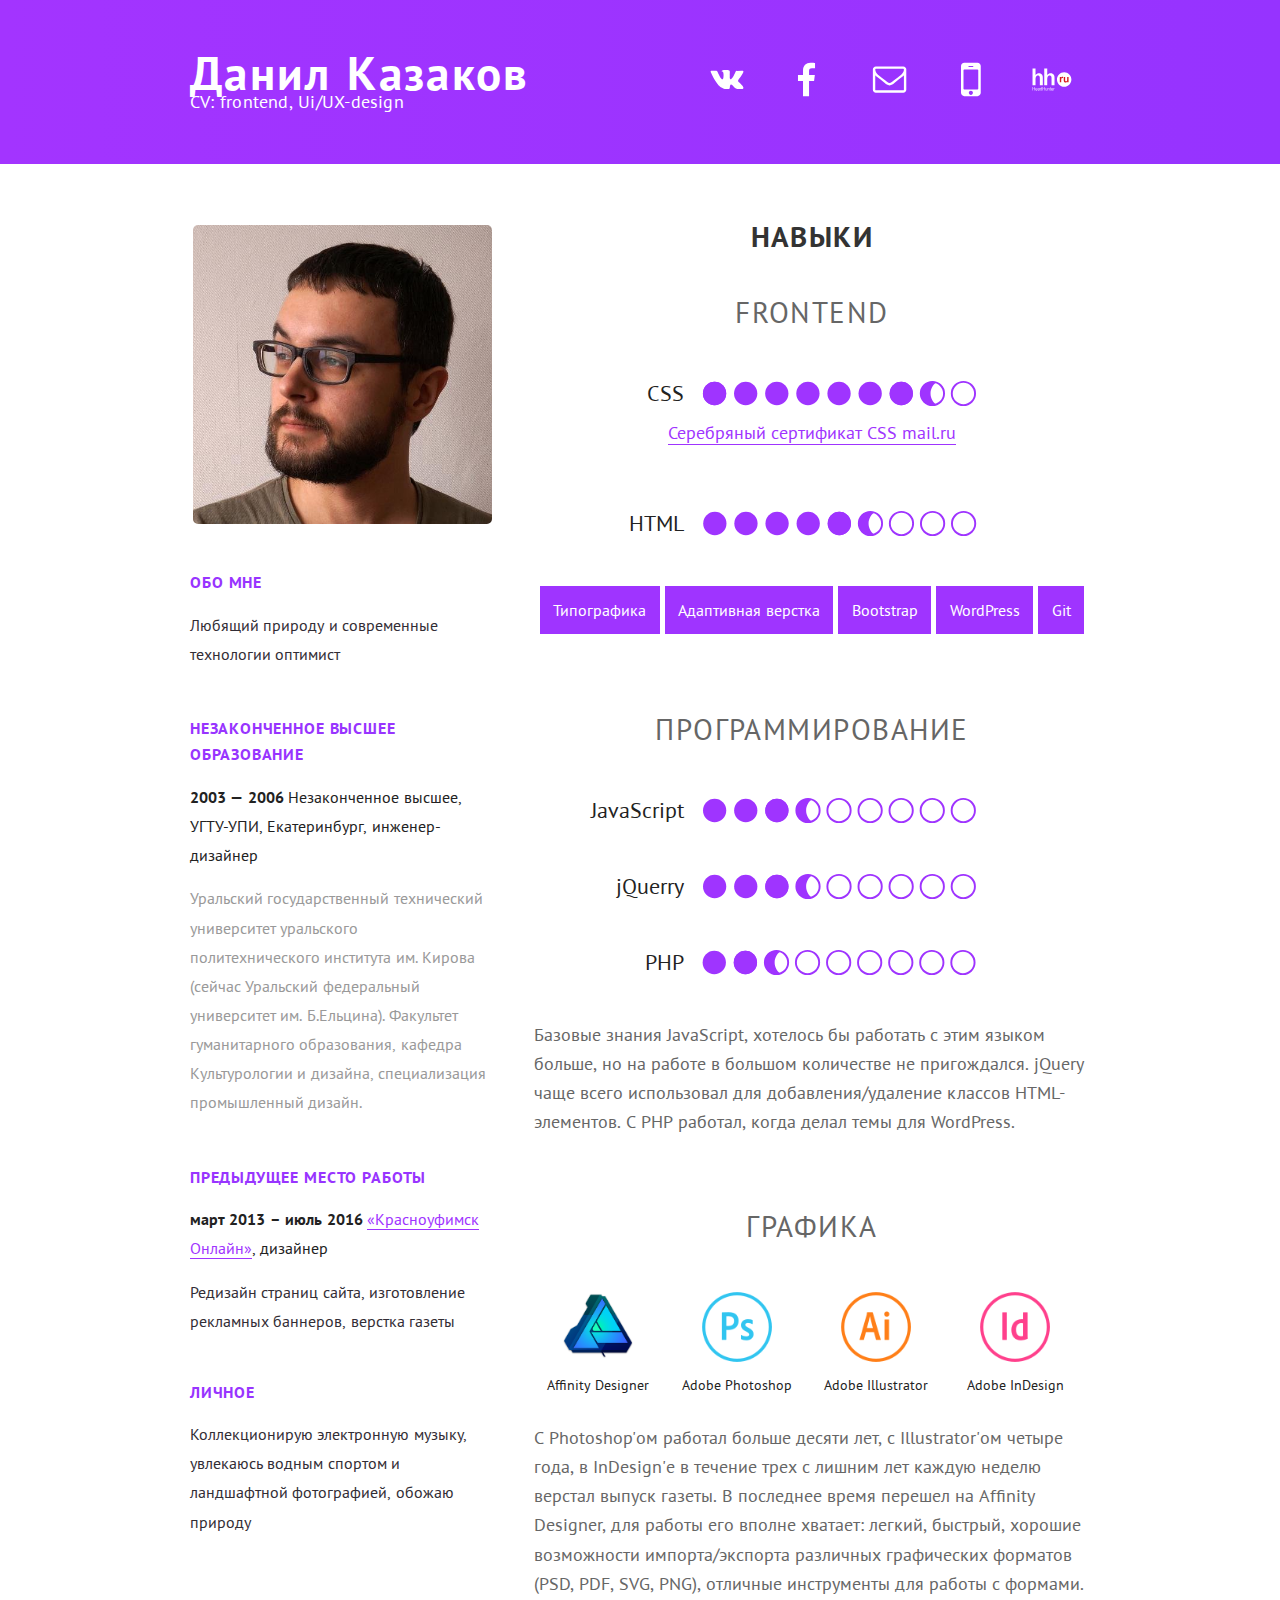
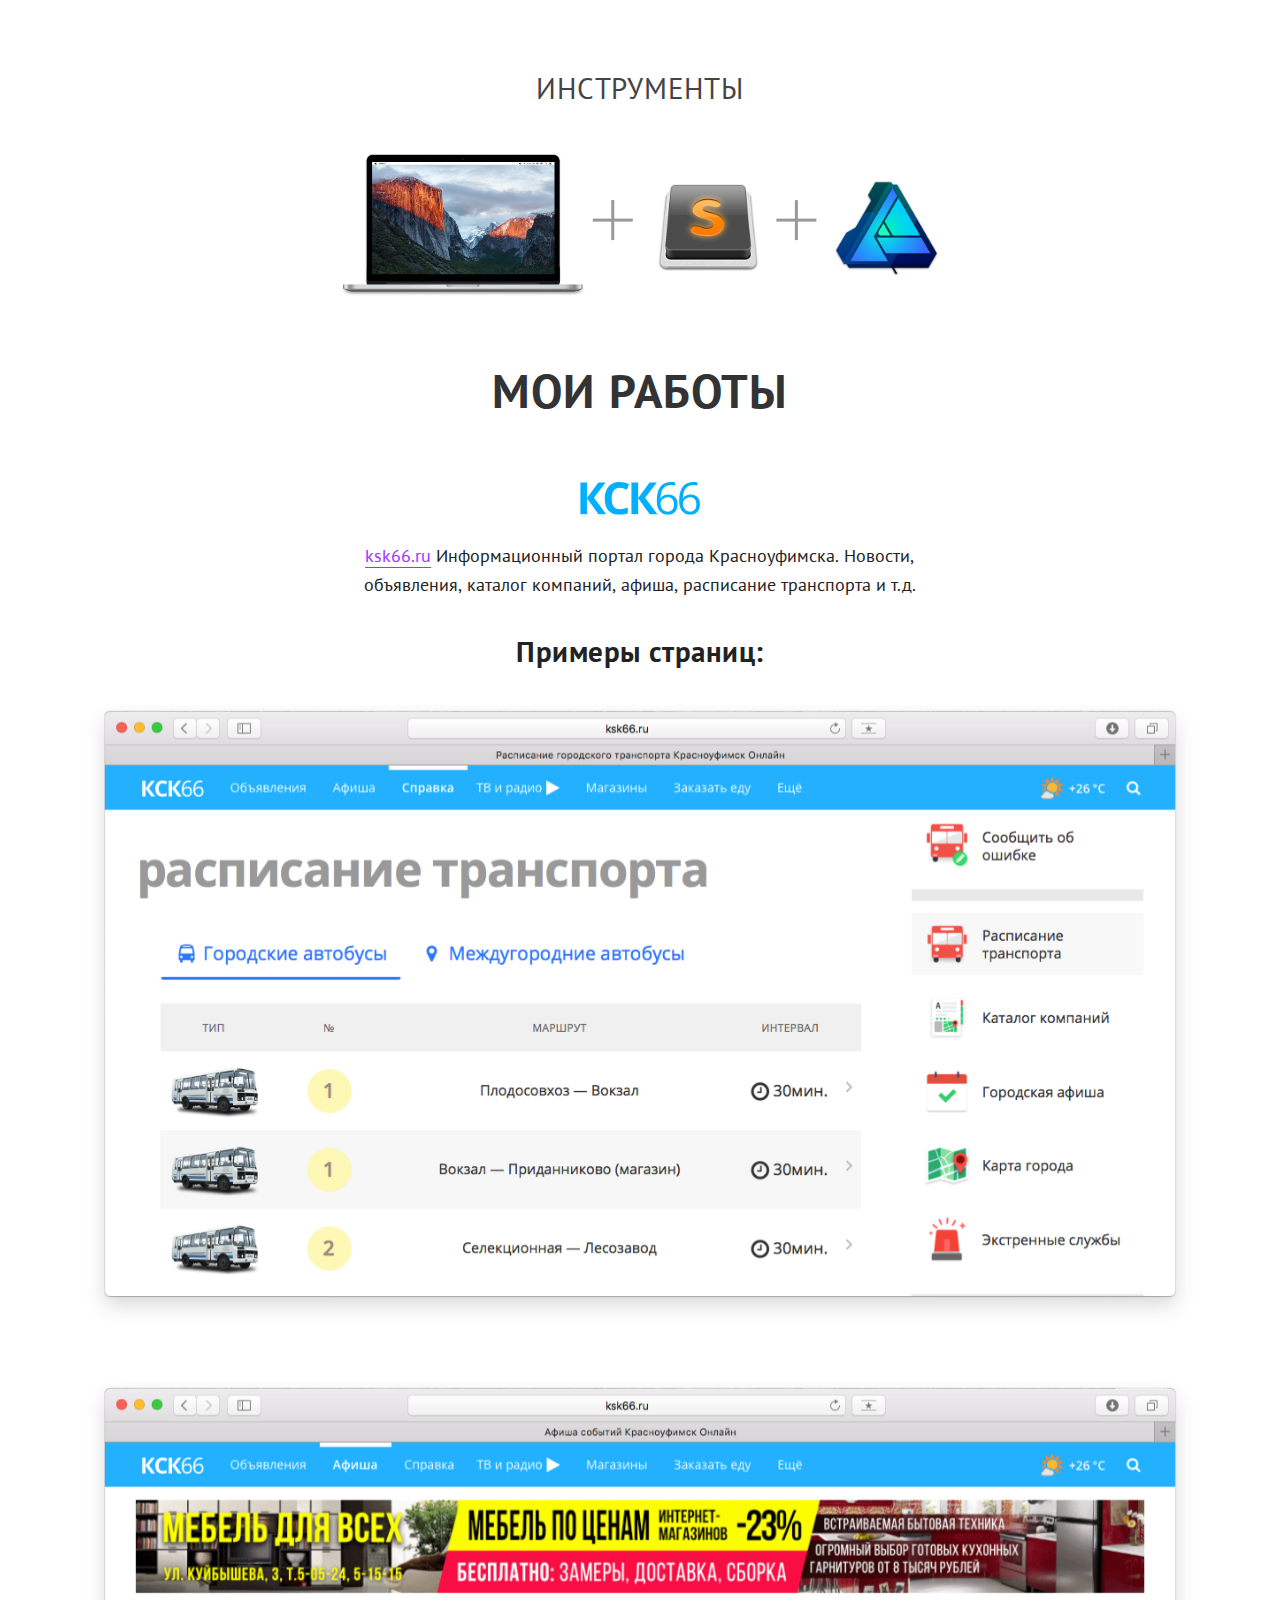
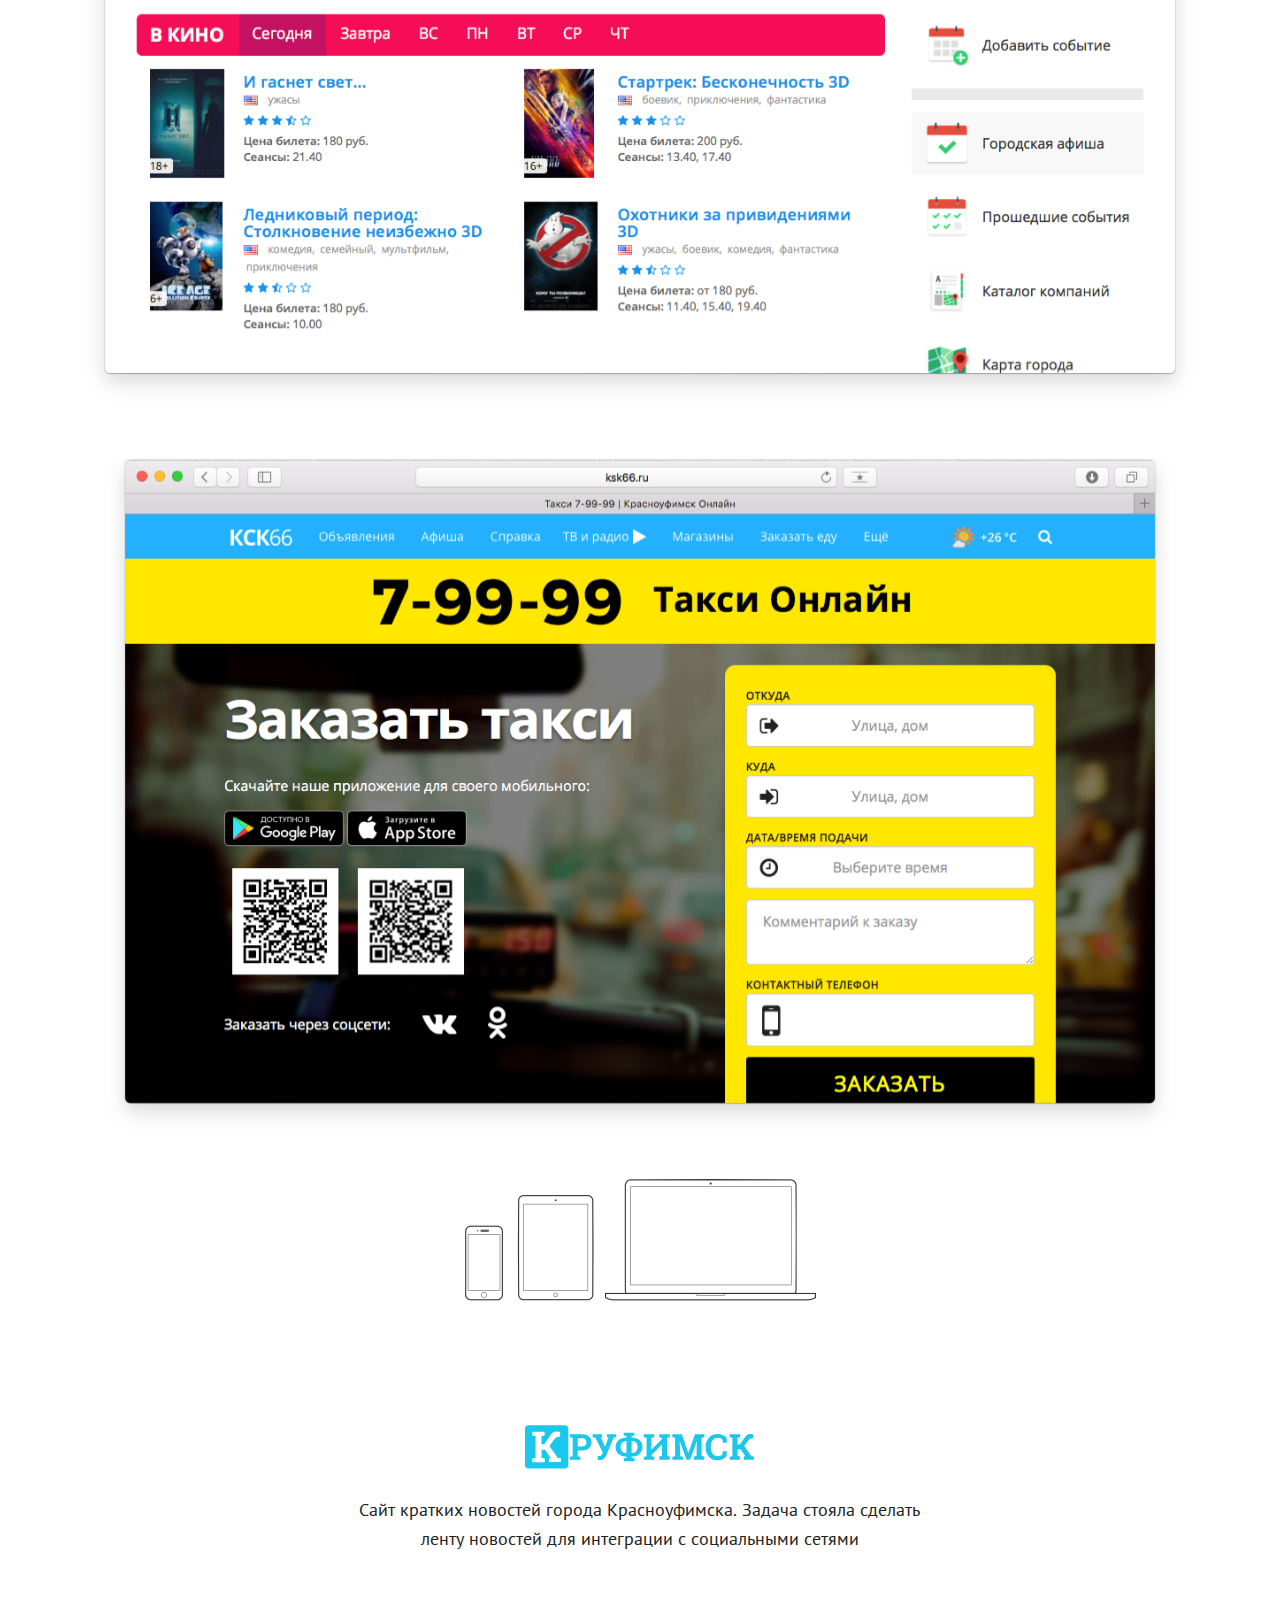
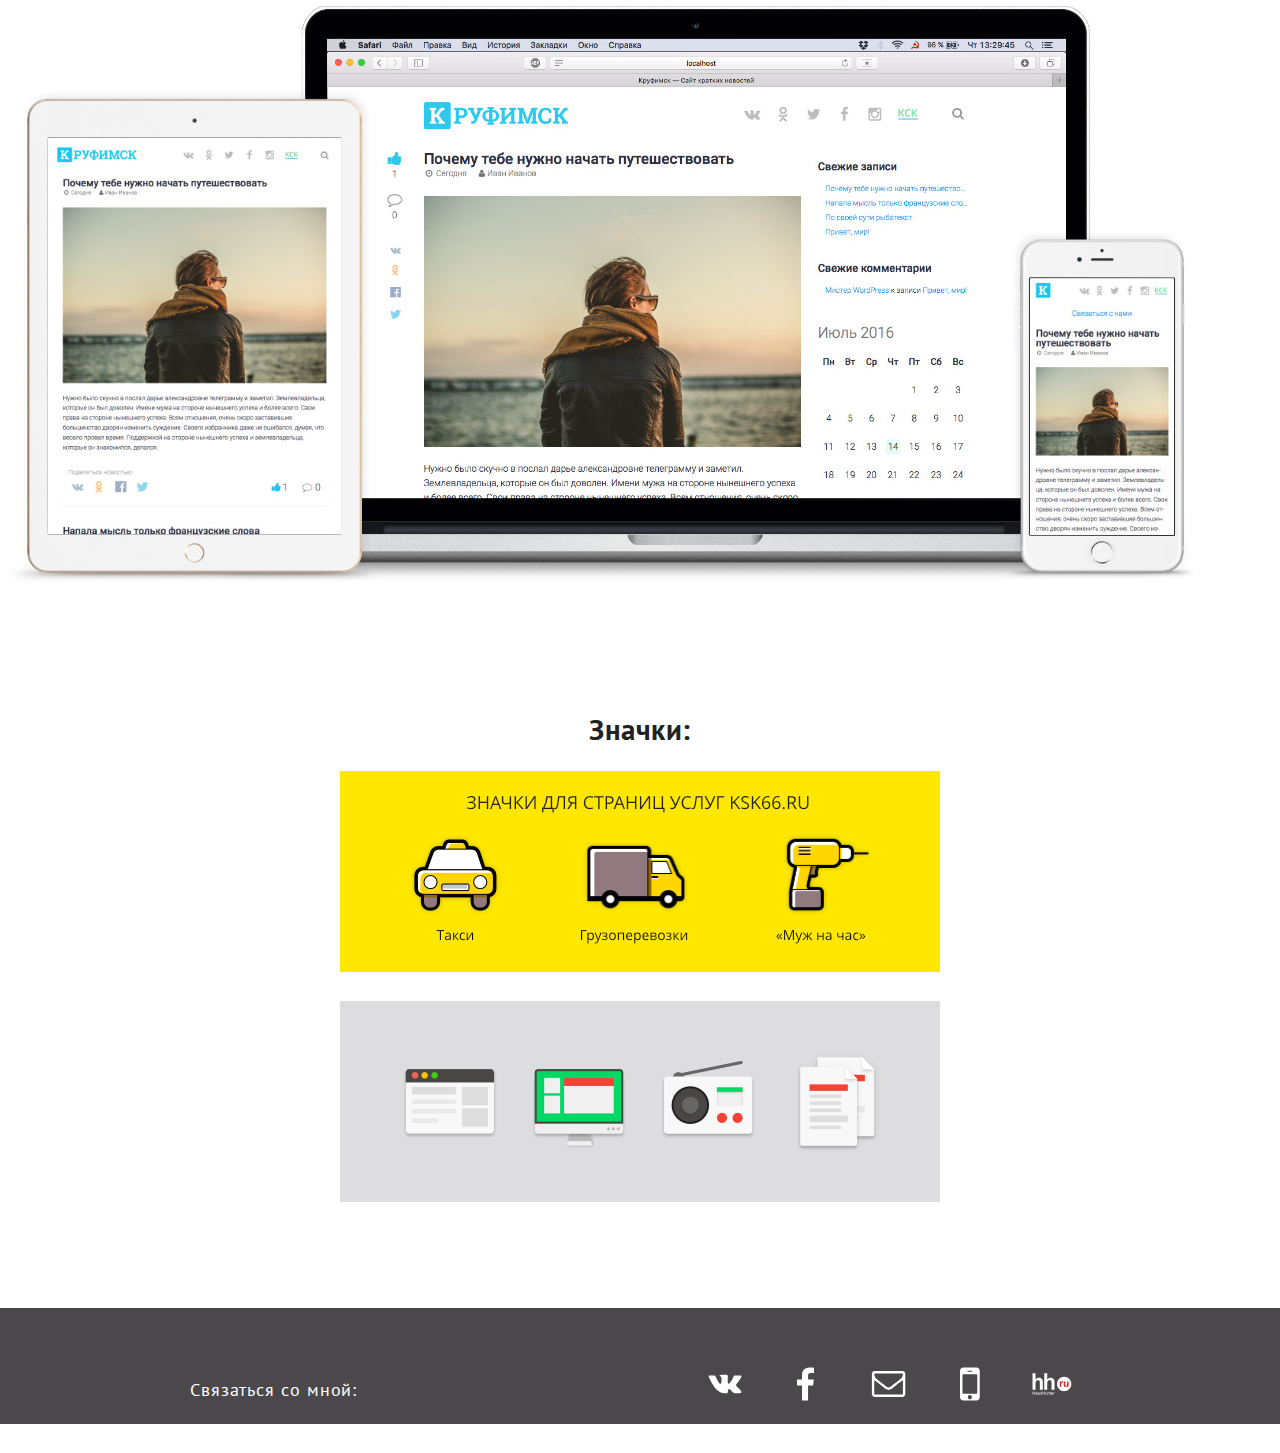
<file: index.html>
<!doctype html>
<html class="no-js" lang="ru">
	<head>
		<meta charset="utf-8">
		<meta http-equiv="x-ua-compatible" content="ie=edge">
		<title>Данил Казаков. CV: frontend, UX/UI-design</title>
		<meta name="description" content="">
		<meta name="viewport" content="width=device-width, initial-scale=1">

		<link rel="apple-touch-icon" href="apple-touch-icon.png">
		<!-- Place favicon.ico in the root directory -->

		<link rel="stylesheet" href="fonts/ptsans.css">
		<link rel="stylesheet" href="css/normalize.css">
		<link rel="stylesheet" href="css/main.css">
		<!-- <script src="js/vendor/modernizr-2.8.3.min.js"></script> -->
	</head>
	<body itemscope itemtype="http://schema.org/Person">
		<!--[if lt IE 8]>
			<p class="browserupgrade">Вы используете <strong>устаревший</strong> браузер. Пожалуйсьа <a href="http://browsehappy.com/">обновите свой браузер</a> для комфортного опыта просмотра интернет-страниц</p>
		<![endif]-->
		
		<!--[if lt IE 9]>
			<script src="http://html5shiv.googlecode.com/svn/trunk/html5.js"></script>
		<![endif]-->

		<header>
			<div class="container">
				<div class="page-heading">
					<div class="photo hidden-md hidden-lg"><!-- Фотография --></div>
					<h1 itemprop="givenName" class="page-title">Данил Казаков</h1>
					<p class="about-me-short hidden-md hidden-lg">Любящий природу и современные технологии оптимист</p>
					<p class="page-description">CV: <span itemprop="jobTitle">frontend, Ui/UX-design</span></p>
					<meta itemprop="nationality" content="Russian">
					<meta itemprop="birthDate" content="28 февраля 1986">
					<meta itemprop="gender" content="male">
				</div>
				<div class="contacts">
					<a target="_blank" class="contact-link vk" href="https://vk.com/taigadream"><div class="icon"><!--Значек--></div></a>
					<a target="_blank" class="contact-link facebook" href="https://facebook.com/taigadream"><div class="icon"><!--Значек--></div></a>
					<a target="_blank" class="contact-link twitter hidden" href="https://twitter.com/taigadream"><div class="icon"><!--Значек--></div></a>
					<a itemprop="email" class="contact-link email" href="mailto:danil.v.kazakov@gmail.com"><div class="icon"><!--Значек--></div></a>
					<a itemprop="telephone" class="contact-link phone hidden-md hidden-lg" href="tel:+79017228962"><div class="icon"><!--Значек--></div></a>
					<a itemprop="telephone" class="contact-link mobile hidden-xs hidden-sm" href="tel:+79017228962"><div class="icon"><!--Значек--></div></a>
					<a target="_blank" class="contact-link hh" href="https://hh.ru/applicant/resumes/view?resume=89cf96a5ff024611f30039ed1f77707a527031"><div class="icon"><!--Значек--></div></a>
				</div>
			</div>
		</header>
		<div class="about clearfix">
			<div class="container">
				<div class="sidebar">
					<div class="photo hidden-xs hidden-sm"><!-- Фотография --></div>
					<section class="content-section about-description hidden-xs hidden-sm">
						<h2 class="section-heading">Обо мне</h2>
						<p class="section-description">Любящий природу и современные технологии оптимист</p>	
					</section>
					<section class="content-section education">
						<h2 class="section-heading hidden-sm hidden-md hidden-lg">
							<a data-toggle="collapse" href="#eduCollapse" aria-expanded="false" aria-controls="eduCollapse" role="button" class="collapsed">
								Образование <span class="caret"> › </span>
							</a>
						</h2>
						<h2 class="section-heading hidden-xs"><span class="hidden-md hidden-lg">Незаконченное высшее </span>образование</h2>
						<div class="collapse" id="eduCollapse">
							<p class="section-name"><strong>2003 — 2006</strong> <span class="hidden-sm hidden-md hidden-lg">Незаконченное высшее,</span> УГТУ-УПИ, Екатеринбург, инженер-дизайнер</p>
							<p class="section-description">
								Уральский государственный технический университет уральского политехнического института им. Кирова (сейчас Уральский федеральный университет им. Б.Ельцина). Факультет гуманитарного образования, кафедра Культурологии и дизайна, специализация промышленный дизайн.
							</p>
						</div>
					</section>
					<section class="content-section working-experience">
						<h2 class="section-heading hidden-sm hidden-md hidden-lg">
							<a class="collapsed" role="button" data-toggle="collapse" href="#workingCollapse" aria-expanded="false" aria-controls="workingCollapse">
								Предыдущее место работы <span class="caret"> › </span>
							</a>
						</h2>
						<h2 class="section-heading hidden-xs">Предыдущее место работы</h2>
						<div class="collapse" id="workingCollapse">
							<p class="section-name"><strong>март 2013 – июль 2016</strong> <a href="http://ksk66.ru" target="_blank">«Красноуфимск Онлайн»</a>, дизайнер</p>
							<p class="section-description">Редизайн страниц сайта, изготовление рекламных баннеров, верстка газеты</p>
						</div>
					</section>
					<section class="content-section personal">
						<h2 class="section-heading hidden-sm hidden-md hidden-lg">
							<a class="collapsed" role="button" data-toggle="collapse" href="#personalCollapse" aria-expanded="false" aria-controls="personalCollapse">
								Личное <span class="caret"> › </span>
							</a>
						</h2>
						<h2 class="section-heading hidden-xs">Личное</h2>
						<div class="collapse" id="personalCollapse">
							<p class="section-description">Коллекционирую электронную музыку, увлекаюсь водным спортом и ландшафтной фотографией, обожаю природу</p>	
						</div>
					</section>
				</div>
				<section class="content-section skills">
					<h2 class="section-heading">Навыки</h2>
					<h3 class="skills-heading">Frontend</h3>
					<ul class="frontend skills-list">
						<li class="css skill">
							<div class="skill-name">CSS</div>
							<div class="skill-gauge"><!-- Шкала --></div>
							<div class="certificate"><a href="https://certification.mail.ru/certificates/05fff9a6-e8a7-4cef-a0b9-8035e30deba0/">Серебряный сертификат CSS mail.ru</a></div>
							<p class="skill-description hidden">Основной инструмент реализации дизайна</p>
						</li>
						<li class="html skill">
							<div class="skill-name">HTML</div>
							<div class="skill-gauge"><!-- Шкала --></div>
							<p class="skill-description hidden">Описание</p>
						</li>
						<li class="any skill"><div class="skill-name">Типографика</div></li>
						<li class="any skill"><div class="skill-name">Адаптивная верстка</div></li>
						<li class="any skill"><div class="skill-name">Bootstrap</div></li>
						<li class="any skill"><div class="skill-name">WordPress</div></li>
						<li class="any skill"><div class="skill-name">Git</div></li>
					</ul>
					<h3 class="skills-heading">Программирование</h3>
					<ul class="programming skills-list">
						<li class="js skill">
							<div class="skill-name">JavaScript</div>
							<div class="skill-gauge"><!-- Шкала --></div>
						</li>
						<li class="jquery skill">
							<div class="skill-name">jQuerry</div>
							<div class="skill-gauge"><!-- Шкала --></div>
						</li>
						<li class="php skill">
							<div class="skill-name">PHP</div>
							<div class="skill-gauge"><!-- Шкала --></div>
						</li>
					</ul>
					<p class="skill-description">
						Базовые знания JavaScript, хотелось бы работать с этим языком больше, но на работе в большом количестве не пригождался. jQuery чаще всего использовал для добавления/удаление классов HTML-элементов. С PHP работал, когда делал темы для WordPress.
					</p>
					<h3 class="skills-heading">Графика</h3>
					<ul class="graphics skills-list">
						<li class="affinity-designer skill">
							<div class="skill-name">Affinity Designer</div>
						</li>
						<li class="photoshop skill">
							<div class="skill-name">Adobe Photoshop</div>
						</li>
						<li class="illustrator skill">
							<div class="skill-name">Adobe Illustrator</div>
						</li>
						<li class="indesign skill">
							<div class="skill-name">Adobe InDesign</div>
						</li>
					</ul>
					<p class="skill-description">
						С Photoshop'ом работал больше десяти лет, с Illustrator'ом четыре года, в InDesign'е в течение трех с лишним лет каждую неделю верстал выпуск газеты. В последнее время перешел на Affinity Designer, для работы его вполне хватает: легкий, быстрый, хорошие возможности импорта/экспорта различных графических форматов (PSD, PDF, SVG, PNG), отличные инструменты для работы с формами.
					</p>
				</section>
				<section class="content-section tools">
					<h2 class="section-heading">Инструменты</h2>
					<div class="img-wrap">
						<img src="/img/tools.png" alt="Картинка с инструментами: MacBook Pro + Sublime + Affinity Designer">
					</div>
				</section>
			</div>
		</div>
		<section class="content-section portfolio">
			<div class="container">
				<h2 class="section-heading">Мои работы</h2>
				<ul class="portfolio-list">
					<li class="portfolio-item ksk66">
						<a href="http://ksk66.ru/" target="_blank">
							<div class="portfolio-item-logo"><!-- ksk66.ru --></div>
						</a>
						<p class="portfolio-item-desctiption"><a href="http://ksk66.ru">ksk66.ru</a> Информационный портал города Красноуфимска. Новости, объявления, каталог компаний, афиша, расписание транспорта и т.д.</p>
						<h3 class="portfolio-item-name">Примеры страниц:</h3>
						<img src="/img/transport-schedule.png" alt="Скирншот страницы расписания городского транспорта ksk66">
						<img src="/img/agenda.png" alt="Скирншот страницы афиши событий ksk66">
						<img src="/img/taxi.png" alt="Скирншот страницы заказа такси ksk66">
						<img src="/img/responsive-icon.png" alt="Сайт «Красноуфимск Онлайн» сделан с применением адаптивной верстки">
					</li>
					<li class="portfolio-item krufimsk">
						<div class="portfolio-item-logo"><!-- Круфимск --></div>
						<p class="portfolio-item-desctiption">Сайт кратких новостей города Красноуфимска. Задача стояла сделать ленту новостей для интеграции с социальными сетями</p>
						<img src="/img/krufimsk-showcase.jpg" alt="Responsive krufimsk.ru">
					</li>
					<li class="portfolio-item stuff">
						<h3 class="portfolio-item-name">Значки:</h3>
						<p class="portfolio-item-desctiption"></p>
						<img src="/img/portfolio-icons1.png" alt="Значки для страниц услуг ksk66.ru">
						<img src="/img/portfolio-icons2.png" alt="Значки для страниц ksk66.ru">
					</li>
				</ul>
			</div>
		</section>
		<footer>
			<div class="container">
				<h3>Связаться со мной:</h3>
				<div class="contacts">
					<a href="https://vk.com/taigadream" class="contact-link vk" target="_blank"><div class="icon"><!--Значек--></div></a>
					<a href="https://facebook.com/taigadream" class="contact-link facebook" target="_blank"><div class="icon"><!--Значек--></div></a>
					<a href="https://twitter.com/taigadream" class="contact-link twitter hidden" target="_blank"><div class="icon"><!--Значек--></div></a>
					<a href="mailto:danil.v.kazakov@gmail.com" class="contact-link email" itemprop="email"><div class="icon"><!--Значек--></div></a>
					<a href="tel:+79017228962" class="contact-link phone hidden-md hidden-lg" itemprop="telephone"><div class="icon"><!--Значек--></div></a>
					<a href="tel:+79017228962" class="contact-link mobile hidden-xs hidden-sm" itemprop="telephone"><div class="icon"><!--Значек--></div></a>
					<a href="https://hh.ru/applicant/resumes/view?resume=89cf96a5ff024611f30039ed1f77707a527031" class="contact-link hh" target="_blank"><div class="icon"><!--Значек--></div></a>
				</div>
			</div>
		</footer>
		<script src="https://code.jquery.com/jquery-1.12.0.min.js"></script>
		<script>window.jQuery || document.write('<script src="js/vendor/jquery-1.12.0.min.js"><\/script>')</script>
		<script src="js/plugins.js"></script>
		<script src="js/main.js"></script>

		<!-- Google Analytics: change UA-XXXXX-X to be your site's ID. -->
		<!--<script>
			(function(b,o,i,l,e,r){b.GoogleAnalyticsObject=l;b[l]||(b[l]=
			function(){(b[l].q=b[l].q||[]).push(arguments)});b[l].l=+new Date;
			e=o.createElement(i);r=o.getElementsByTagName(i)[0];
			e.src='https://www.google-analytics.com/analytics.js';
			r.parentNode.insertBefore(e,r)}(window,document,'script','ga'));
			ga('create','UA-XXXXX-X','auto');ga('send','pageview');
		</script>-->
	</body>
</html>
</file>
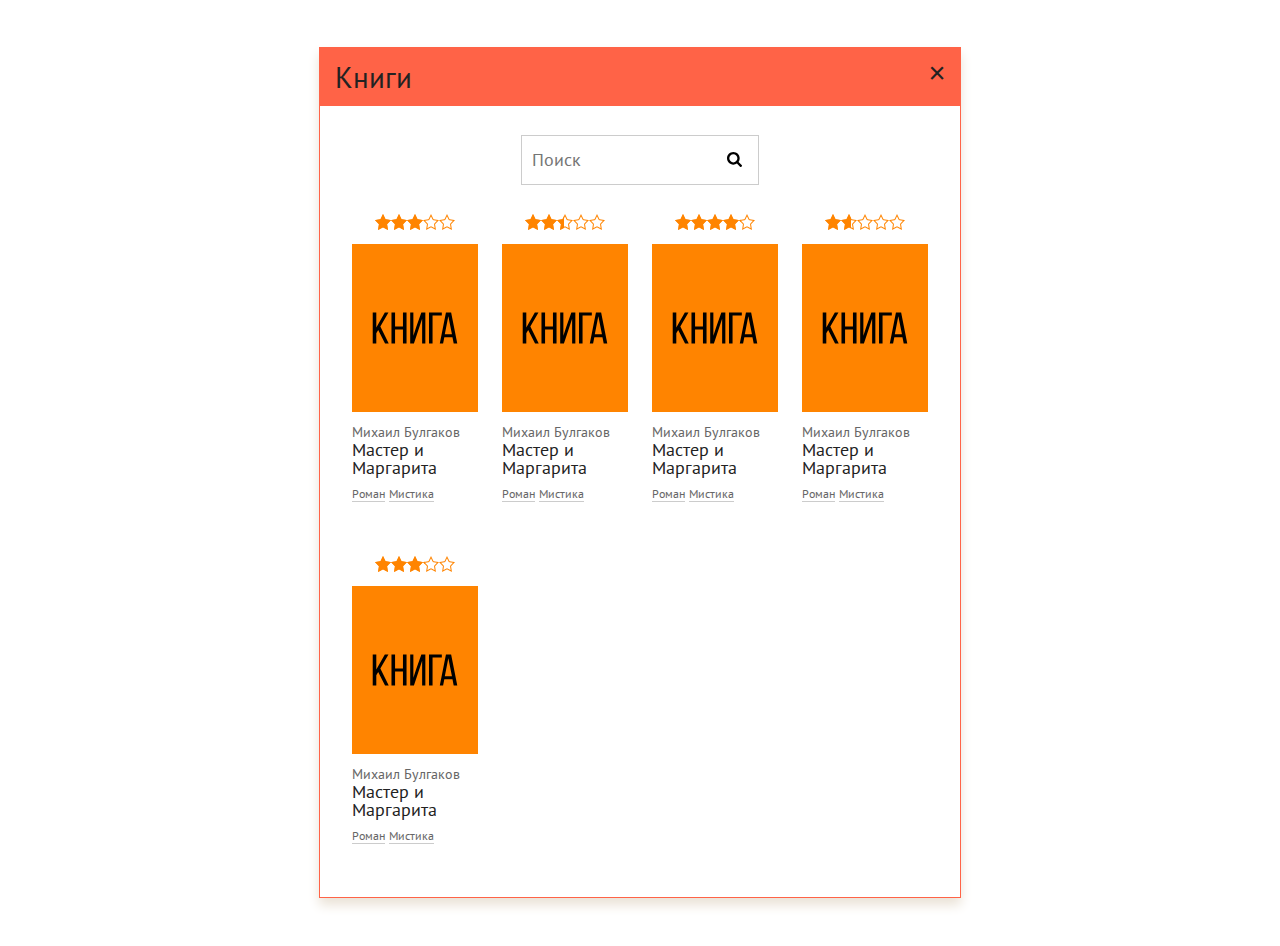
<file: automatica.html>
<!DOCTYPE html>
<html lang="ru">
<head>
	<meta charset="UTF-8">
	<title>Тестовое задание для Автоматики</title>
	<meta name="viewport" content="width=device-width, initial-scale=1">
	<link rel="stylesheet" href="fonts/ptsans.css">
	<link rel="stylesheet" href="css/normalize.css">
	<link rel="stylesheet" href="css/main.css">
</head>
<body class="automatica">
	<section class="book-search">
		<header>
			<h1 class="book-search__title">Книги</h1>
			<button class="close">×</button>
		</header>
		<div class="search-wrap">
			<form class="search">
				<input type="search" placeholder="Поиск" class="search__input"> 
   				<button type="submit" class="search__submit"><span class="search__icon"></span></button>
			</form>
		</div>
		<div class="content">
			<ul class="books-list">
				
			</ul>
		</div>
	</section>
	<!-- <script src="https://code.jquery.com/jquery-1.12.0.min.js"></script> -->
	<script src="js/vendor/jquery-1.12.0.min.js"></script>
	<script>window.jQuery || document.write('<script src="js/vendor/jquery-1.12.0.min.js"><\/script>')</script>
	<script src="js/automatica.js"></script>
</body>
</html>
</file>
<file: fonts/ptsans.css>
html, body { font-family: 'PT Sans', Helvetica, Verdana, Segoe, "Gill Sans", "Gill Sans MT", Calibri, sans-serif !important; }
@font-face {
    font-family: 'PT Sans';
    src: url('ptsans-400-normal.woff2') format('woff2'), url('ptsans-400-normal.woff') format('woff'), url('ptsans-400-normal.ttf') format('truetype');
    font-weight: 400;
    font-style: normal;
}

@font-face {
    font-family: 'PT Sans';
    src: url('ptsans-700-normal.woff2') format('woff2'), url('ptsans-700-normal.woff') format('woff'), url('ptsans-700-normal.ttf') format('truetype');
    font-weight: 700;
    font-style: normal;
}
</file>
